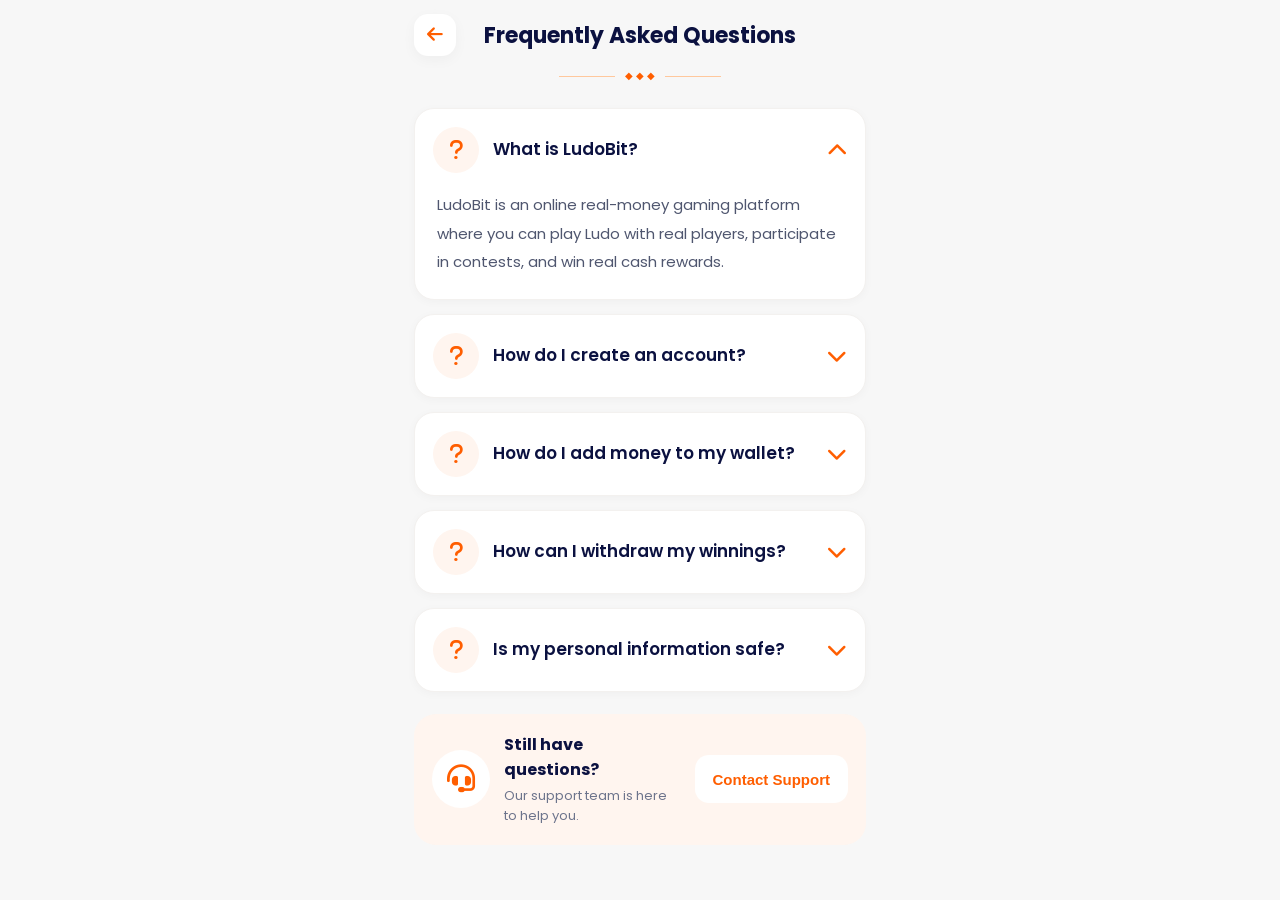
<file: faq.html>
<!DOCTYPE html>
<html lang="en">

<head>
  <meta charset="UTF-8" />
  <meta name="viewport" content="width=device-width, initial-scale=1.0" />

  <title>FAQ</title>

  <link rel="stylesheet"
    href="https://cdnjs.cloudflare.com/ajax/libs/font-awesome/6.5.1/css/all.min.css" />

  <link
    href="https://fonts.googleapis.com/css2?family=Poppins:wght@400;500;600;700;800&display=swap"
    rel="stylesheet" />

  <style>
    * {
      margin: 0;
      padding: 0;
      box-sizing: border-box;
      -webkit-tap-highlight-color: transparent;
    }

    :root {
      --orange: #ff9800;
      --orange-dark: #ff5e00;

      --text: #0b1140;
      --muted: #6f758d;

      --bg: #f7f7f7;
      --card: #ffffff;
    }

    body {
      font-family: 'Poppins', sans-serif;
      background: var(--bg);
      color: var(--text);

      max-width: 480px;
      margin: 0 auto;

      min-height: 100vh;

      padding: 14px;
    }

    /* ====================== */
    /* HEADER */
    /* ====================== */

    .topbar {
      display: flex;
      align-items: center;
      justify-content: space-between;

      margin-bottom: 12px;
    }

    .back-btn {
      width: 42px;
      height: 42px;

      border-radius: 14px;

      background: #fff;

      display: flex;
      align-items: center;
      justify-content: center;

      color: var(--orange-dark);

      font-size: 18px;

      text-decoration: none;

      box-shadow: 0 4px 14px rgba(0, 0, 0, .04);
    }

    .page-title {
      font-size: 22px;
      font-weight: 700;
    }

    .header-space {
      width: 42px;
    }

    /* DIVIDER */

    .divider {
      display: flex;
      align-items: center;
      justify-content: center;

      gap: 10px;

      margin-bottom: 24px;
    }

    .divider::before,
    .divider::after {
      content: '';

      width: 56px;
      height: 1px;

      background: #ffc89d;
    }

    .divider span {
      color: var(--orange-dark);
      font-size: 10px;
    }

    /* ====================== */
    /* FAQ CARD */
    /* ====================== */

    .faq-list {
      display: flex;
      flex-direction: column;

      gap: 14px;
    }

    .faq-item {
      background: var(--card);

      border-radius: 20px;

      overflow: hidden;

      box-shadow: 0 2px 10px rgba(0, 0, 0, .03);

      border: 1px solid #f3f1ef;
    }

    .faq-question {
      min-height: 82px;

      padding: 0 18px;

      display: flex;
      align-items: center;

      gap: 14px;

      cursor: pointer;
    }

    /* ICON */

    .faq-icon {
      width: 46px;
      height: 46px;

      min-width: 46px;

      border-radius: 50%;

      background: #fff5ef;

      display: flex;
      align-items: center;
      justify-content: center;

      color: var(--orange-dark);

      font-size: 22px;
    }

    /* TEXT */

    .faq-title {
      flex: 1;

      font-size: 17px;
      font-weight: 600;

      line-height: 1.5;
    }

    /* ARROW */

    .faq-arrow {
      color: var(--orange-dark);

      font-size: 20px;

      transition: .25s;
    }

    /* ANSWER */

    .faq-answer {
      display: none;

      padding:
        0 22px 22px 22px;
    }

    .faq-answer p {
      color: #4f566f;

      font-size: 15px;

      line-height: 1.9;
    }

    /* ACTIVE */

    .faq-item.active .faq-answer {
      display: block;
    }

    .faq-item.active .faq-arrow {
      transform: rotate(180deg);
    }

    /* ====================== */
    /* SUPPORT BOX */
    /* ====================== */

    .support-box {
      margin-top: 22px;

      background: #fff5ef;

      border-radius: 22px;

      padding: 18px;

      display: flex;
      align-items: center;
      justify-content: space-between;

      gap: 14px;
    }

    .support-left {
      display: flex;
      align-items: center;

      gap: 14px;
    }

    .support-icon {
      width: 58px;
      height: 58px;

      min-width: 58px;

      border-radius: 50%;

      background: #fff;

      color: var(--orange-dark);

      display: flex;
      align-items: center;
      justify-content: center;

      font-size: 28px;
    }

    .support-content h3 {
      font-size: 16px;
      font-weight: 700;

      margin-bottom: 4px;
    }

    .support-content p {
      color: #6d748c;

      font-size: 13px;
      line-height: 1.6;
    }

    /* BUTTON */

    .support-btn {
      height: 48px;

      border: none;

      border-radius: 14px;

      background: #fff;

      padding: 0 18px;

      color: var(--orange-dark);

      font-size: 15px;
      font-weight: 600;

      white-space: nowrap;

      cursor: pointer;
    }

    /* ====================== */
    /* MOBILE */
    /* ====================== */

    @media (max-width:480px) {

      body {
        padding: 10px;
      }

      .page-title {
        font-size: 18px;
      }

      .back-btn {
        width: 36px;
        height: 36px;

        border-radius: 12px;

        font-size: 15px;
      }

      .header-space {
        width: 36px;
      }

      .divider {
        margin-bottom: 16px;
      }

      .divider::before,
      .divider::after {
        width: 42px;
      }

      /* FAQ */

      .faq-item {
        border-radius: 16px;
      }

      .faq-question {
        min-height: 66px;

        padding: 0 12px;

        gap: 10px;
      }

      .faq-icon {
        width: 34px;
        height: 34px;

        min-width: 34px;

        font-size: 16px;
      }

      .faq-title {
        font-size: 13px;
      }

      .faq-arrow {
        font-size: 16px;
      }

      .faq-answer {
        padding:
          0 14px 14px 14px;
      }

      .faq-answer p {
        font-size: 12px;
        line-height: 1.8;
      }

      /* SUPPORT */

      .support-box {
        padding: 14px;

        border-radius: 16px;

        gap: 10px;
      }

      .support-left {
        gap: 10px;
      }

      .support-icon {
        width: 42px;
        height: 42px;

        min-width: 42px;

        font-size: 20px;
      }

      .support-content h3 {
        font-size: 13px;
      }

      .support-content p {
        font-size: 10px;
      }

      .support-btn {
        height: 40px;

        border-radius: 10px;

        padding: 0 12px;

        font-size: 11px;
      }

    }
  </style>
</head>

<body>

  <!-- HEADER -->

  <div class="topbar">

    <a href="./profile.html" class="back-btn">
      <i class="fa-solid fa-arrow-left"></i>
    </a>

    <div class="page-title">
      Frequently Asked Questions
    </div>

    <div class="header-space"></div>

  </div>

  <!-- DIVIDER -->

  <div class="divider">
    <span>◆ ◆ ◆</span>
  </div>

  <!-- FAQ -->

  <div class="faq-list">

    <!-- ITEM -->

    <div class="faq-item active">

      <div class="faq-question">

        <div class="faq-icon">
          <i class="fa-solid fa-question"></i>
        </div>

        <div class="faq-title">
          What is LudoBit?
        </div>

        <i class="fa-solid fa-chevron-down faq-arrow"></i>

      </div>

      <div class="faq-answer">

        <p>
          LudoBit is an online real-money gaming platform where you can
          play Ludo with real players, participate in contests,
          and win real cash rewards.
        </p>

      </div>

    </div>

    <!-- ITEM -->

    <div class="faq-item">

      <div class="faq-question">

        <div class="faq-icon">
          <i class="fa-solid fa-question"></i>
        </div>

        <div class="faq-title">
          How do I create an account?
        </div>

        <i class="fa-solid fa-chevron-down faq-arrow"></i>

      </div>

      <div class="faq-answer">

        <p>
          Simply register using your mobile number or email,
          verify your account, and start playing instantly.
        </p>

      </div>

    </div>

    <!-- ITEM -->

    <div class="faq-item">

      <div class="faq-question">

        <div class="faq-icon">
          <i class="fa-solid fa-question"></i>
        </div>

        <div class="faq-title">
          How do I add money to my wallet?
        </div>

        <i class="fa-solid fa-chevron-down faq-arrow"></i>

      </div>

      <div class="faq-answer">

        <p>
          Go to the Deposit section, choose your preferred payment
          method, and complete the transaction securely.
        </p>

      </div>

    </div>

    <!-- ITEM -->

    <div class="faq-item">

      <div class="faq-question">

        <div class="faq-icon">
          <i class="fa-solid fa-question"></i>
        </div>

        <div class="faq-title">
          How can I withdraw my winnings?
        </div>

        <i class="fa-solid fa-chevron-down faq-arrow"></i>

      </div>

      <div class="faq-answer">

        <p>
          Open the Withdraw page, enter your wallet details,
          and submit your withdrawal request.
        </p>

      </div>

    </div>

    <!-- ITEM -->

    <div class="faq-item">

      <div class="faq-question">

        <div class="faq-icon">
          <i class="fa-solid fa-question"></i>
        </div>

        <div class="faq-title">
          Is my personal information safe?
        </div>

        <i class="fa-solid fa-chevron-down faq-arrow"></i>

      </div>

      <div class="faq-answer">

        <p>
          Yes, all transactions and personal data are encrypted
          and securely protected on our platform.
        </p>

      </div>

    </div>

  </div>

  <!-- SUPPORT -->

  <div class="support-box">

    <div class="support-left">

      <div class="support-icon">
        <i class="fa-solid fa-headset"></i>
      </div>

      <div class="support-content">

        <h3>
          Still have questions?
        </h3>

        <p>
          Our support team is here to help you.
        </p>

      </div>

    </div>

    <button class="support-btn">
      Contact Support
    </button>

  </div>

  <!-- SCRIPT -->

  <script>

    /* FAQ TOGGLE */

    const faqItems =
      document.querySelectorAll(".faq-item");

    faqItems.forEach(function (item) {

      const question =
        item.querySelector(".faq-question");

      question.addEventListener("click", function () {

        if (item.classList.contains("active")) {

          item.classList.remove("active");

        } else {

          faqItems.forEach(function (faq) {

            faq.classList.remove("active");

          });

          item.classList.add("active");

        }

      });

    });

  </script>

</body>

</html>
</file>
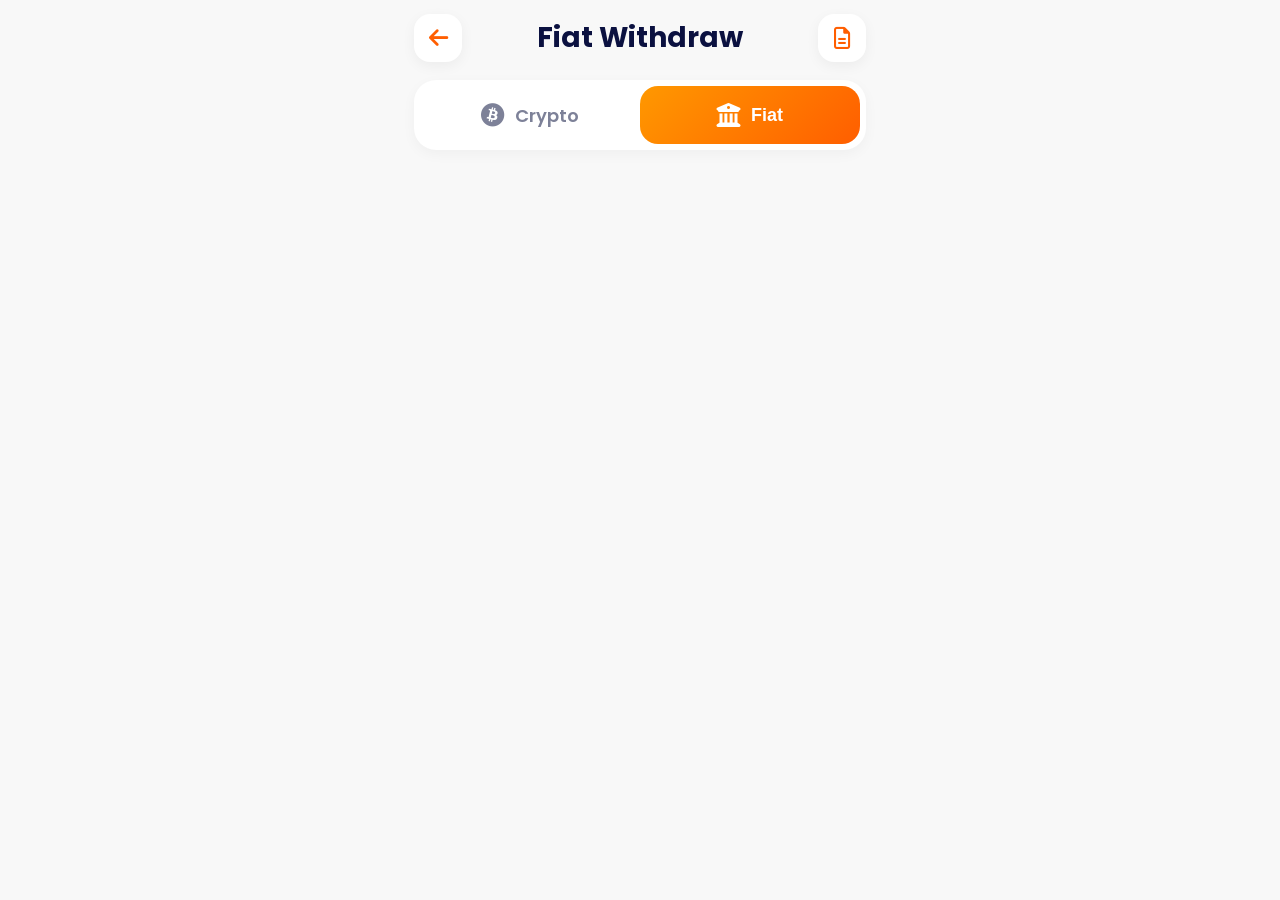
<file: fiat-withdraw.html>
<!DOCTYPE html>
<html lang="en">
<head>
    <meta charset="UTF-8">
    <meta name="viewport" content="width=device-width, initial-scale=1.0">
    <title>Document</title>
    <link href="https://fonts.googleapis.com/css2?family=Poppins:wght@400;500;600;700;800&display=swap" rel="stylesheet">

<link rel="stylesheet"
href="https://cdnjs.cloudflare.com/ajax/libs/font-awesome/6.5.1/css/all.min.css"/>
</head>
<body>
<style>

*{
  margin:0;
  padding:0;
  box-sizing:border-box;
  -webkit-tap-highlight-color:transparent;
}

:root{

  --orange:#ff9800;
  --orange-dark:#ff5e00;
  --text:#0b1140;
  --muted:#70758f;
  --border:#ece7e3;
  --card:#ffffff;
  --bg:#f8f8f8;
  --green:#18c56e;
}

body{
  font-family:'Poppins',sans-serif;
  background:var(--bg);
  color:var(--text);
  max-width:480px;
  margin:0 auto;
  min-height:100vh;
  padding:14px;
}

/* HEADER */

.topbar{
  display:flex;
  align-items:center;
  justify-content:space-between;
  margin-bottom:18px;
}

.icon-btn{
  width:48px;
  height:48px;
  border-radius:16px;
  background:#fff;
  display:flex;
  align-items:center;
  justify-content:center;
  color:var(--orange-dark);
  font-size:22px;
  box-shadow:0 4px 14px rgba(0,0,0,.05);
}

.page-title{
  font-size:28px;
  font-weight:700;
}

/* TABS */

.deposit-tabs{
  background:#fff;
  border-radius:22px;
  padding:6px;
  display:flex;
  margin-bottom:18px;
  box-shadow:0 4px 14px rgba(0,0,0,.04);
}

.deposit-tab{
  flex:1;
  height:58px;
  border:none;
  border-radius:18px;
  background:transparent;
  color:#7d8198;
  font-size:18px;
  font-weight:600;
  display:flex;
  align-items:center;
  justify-content:center;
  gap:10px;
}

.deposit-tab.active{
  background:linear-gradient(
    135deg,
    var(--orange),
    var(--orange-dark)
  );
  color:#fff;
}

.deposit-tab i{
  font-size:24px;
}
@media (max-width:480px){

  body{
    padding:10px;
  }

  .page-title{
    font-size:22px;
  }

  .icon-btn{
    width:42px;
    height:42px;
    border-radius:14px;
    font-size:18px;
  }

  .deposit-tabs{
    border-radius:18px;
  }

  .deposit-tab{
    height:48px;
    font-size:15px;
  }

  .deposit-tab i{
    font-size:18px;
  }
}
/* ========================= */
/* MOBILE OPTIMIZED */
/* ========================= */

@media (max-width:480px){

  body{
    padding:6px;
  }

  /* HEADER */

  .topbar{
    margin-bottom:10px;
  }

  .page-title{
    font-size:18px;
  }

  .icon-btn{
    width:34px;
    height:34px;
    border-radius:10px;
    font-size:14px;
  }

  /* TABS */

  .deposit-tabs{
    padding:4px;
    border-radius:14px;
    margin-bottom:10px;
  }

  .deposit-tab{
    height:40px;
    font-size:12px;
    gap:6px;
    border-radius:10px;
  }

  .deposit-tab i{
    font-size:14px;
  }

  /* BONUS */

  .bonus-strip{
    height:36px;
    font-size:10px;
    padding:0 10px;
    gap:6px;
    margin-bottom:10px;
  }

  .bonus-strip i{
    font-size:12px;
  }

  /* CARD */

  .deposit-card{
    padding:10px;
    border-radius:14px;
    margin-bottom:10px;
  }

  /* GRID */

  .deposit-grid{
    gap:8px;
    margin-bottom:10px;
  }

  /* DROPDOWN */

  .dropdown-selected{
    height:48px;
    border-radius:12px;
    padding:0 10px;
  }

  .dropdown-selected span{
    font-size:11px;
  }

  .dropdown-selected i{
    font-size:11px;
  }

  .selected-left{
    gap:8px;
  }

  .coin-img{
    width:18px;
    height:18px;
  }

  /* OPTIONS */

  .dropdown-options{
    top:54px;
    padding:5px;
    border-radius:12px;
  }

  .dropdown-option{
    height:40px;
    border-radius:10px;
    padding:0 10px;
    gap:8px;
  }

  .dropdown-option span{
    font-size:11px;
  }

  /* INPUT */

  .deposit-input{
    height:48px;
    border-radius:12px;
    padding:0 12px;
    font-size:12px;
    margin-bottom:10px;
  }

  /* BUTTON */

  .deposit-btn{
    height:46px;
    border-radius:12px;
    font-size:13px;
    margin-bottom:10px;
  }

  /* INFO */

  .info-row{
    gap:6px;
    font-size:10px;
    line-height:1.4;
  }

  .info-row i{
    font-size:12px;
    margin-top:1px;
  }

  /* ADDRESS */

  .address-title{
    font-size:12px;
    margin-bottom:10px;
  }

  .address-box{
    gap:8px;
    margin-bottom:10px;
  }

  .qr-box{
    width:74px;
    height:74px;
    border-radius:10px;
    padding:6px;
  }

  .address-copy{
    padding:8px;
    border-radius:10px;
    gap:6px;
  }

  .address-text{
    font-size:10px;
    line-height:1.4;
  }

  .copy-btn{
    font-size:14px;
  }

  /* WARNING */

  .warning-box{
    padding:10px;
    border-radius:12px;
    gap:8px;
  }

  .warning-icon{
    width:24px;
    height:24px;
    font-size:11px;
  }

  .warning-text{
    font-size:10px;
    line-height:1.5;
  }

  /* SECURITY */

  .security-box{
    padding:10px;
    border-radius:14px;
    gap:8px;
  }

  .security-icon{
    width:32px;
    height:32px;
    font-size:14px;
  }

  .security-text{
    font-size:10px;
    line-height:1.5;
  }

  /* TOAST */

  .toast{
    height:36px;
    padding:0 10px;
    border-radius:10px;
    font-size:10px;
    gap:6px;
    bottom:10px;
  }

  .toast i{
    font-size:12px;
  }

}
</style>
<!-- HEADER -->

<div class="topbar">

  <a style="text-decoration: none;" href="deposit.html" class="icon-btn">
    <i class="fa-solid fa-arrow-left"></i>
  </a>

  <div class="page-title">
    Fiat Withdraw
  </div>

  <div class="icon-btn">
    <i class="fa-regular fa-file-lines"></i>
  </div>

</div>

<!-- TABS -->

<div class="deposit-tabs">

    <a style="text-decoration: none;" href="withdraw.html" class="deposit-tab">
    <i class="fa-brands fa-bitcoin"></i>
    Crypto
    </a>
  </a>

  <button class="deposit-tab active">
    <i class="fa-solid fa-building-columns"></i>
    Fiat
  </button>

</div>
    
</body>
<script>

/* FORCE PAGE TOP */

if ('scrollRestoration' in history) {

    history.scrollRestoration = 'manual';

}

window.onload = function () {

    setTimeout(function () {

        window.scrollTo(0, 0);

    }, 0);

};

</script>
</html>
</file>
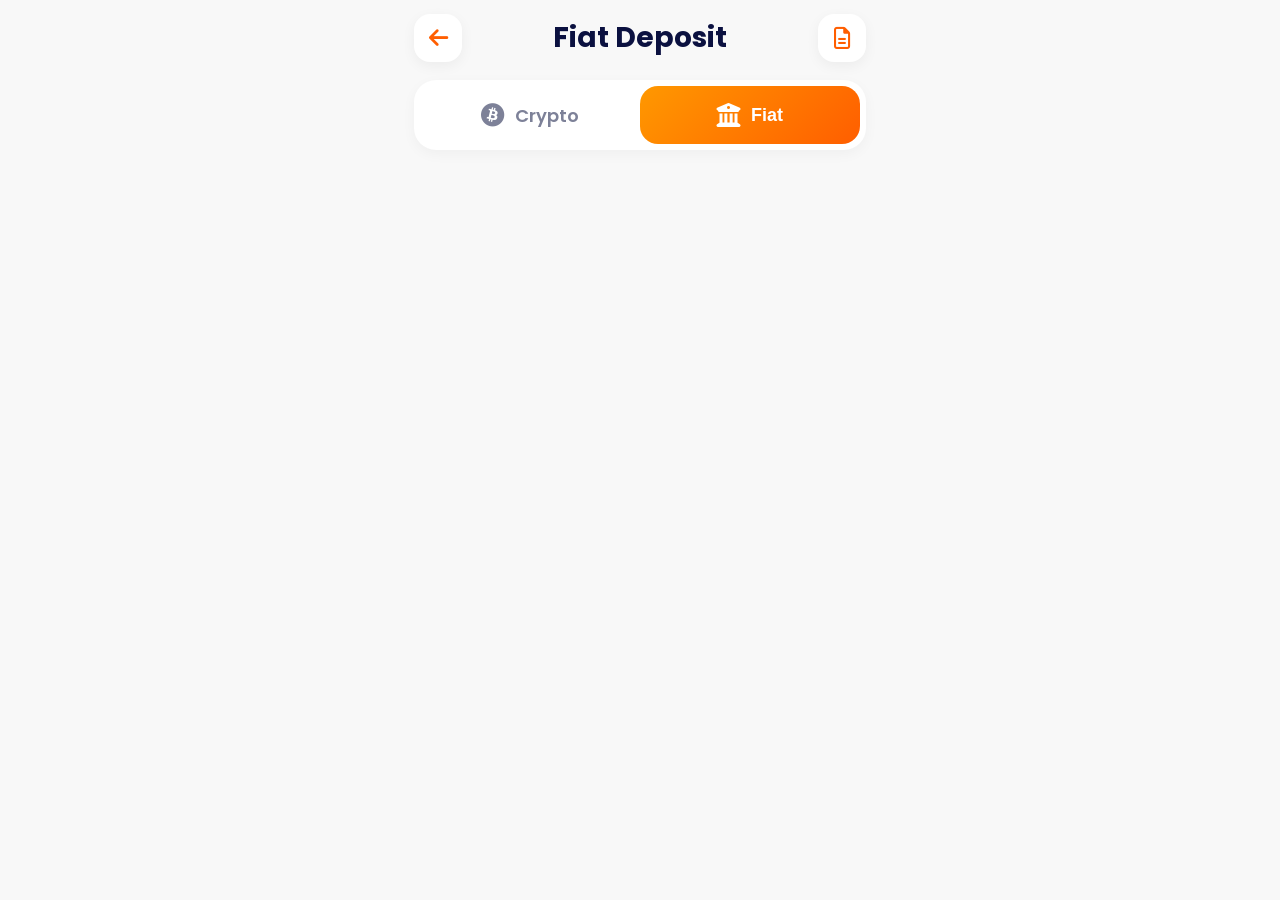
<file: fiat.html>
<!DOCTYPE html>
<html lang="en">
<head>
    <meta charset="UTF-8">
    <meta name="viewport" content="width=device-width, initial-scale=1.0">
    <title>Document</title>
    <link href="https://fonts.googleapis.com/css2?family=Poppins:wght@400;500;600;700;800&display=swap" rel="stylesheet">

<link rel="stylesheet"
href="https://cdnjs.cloudflare.com/ajax/libs/font-awesome/6.5.1/css/all.min.css"/>
</head>
<body>
<style>

*{
  margin:0;
  padding:0;
  box-sizing:border-box;
  -webkit-tap-highlight-color:transparent;
}

:root{

  --orange:#ff9800;
  --orange-dark:#ff5e00;
  --text:#0b1140;
  --muted:#70758f;
  --border:#ece7e3;
  --card:#ffffff;
  --bg:#f8f8f8;
  --green:#18c56e;
}

body{
  font-family:'Poppins',sans-serif;
  background:var(--bg);
  color:var(--text);
  max-width:480px;
  margin:0 auto;
  min-height:100vh;
  padding:14px;
}

/* HEADER */

.topbar{
  display:flex;
  align-items:center;
  justify-content:space-between;
  margin-bottom:18px;
}

.icon-btn{
  width:48px;
  height:48px;
  border-radius:16px;
  background:#fff;
  display:flex;
  align-items:center;
  justify-content:center;
  color:var(--orange-dark);
  font-size:22px;
  box-shadow:0 4px 14px rgba(0,0,0,.05);
}

.page-title{
  font-size:28px;
  font-weight:700;
}

/* TABS */

.deposit-tabs{
  background:#fff;
  border-radius:22px;
  padding:6px;
  display:flex;
  margin-bottom:18px;
  box-shadow:0 4px 14px rgba(0,0,0,.04);
}

.deposit-tab{
  flex:1;
  height:58px;
  border:none;
  border-radius:18px;
  background:transparent;
  color:#7d8198;
  font-size:18px;
  font-weight:600;
  display:flex;
  align-items:center;
  justify-content:center;
  gap:10px;
}

.deposit-tab.active{
  background:linear-gradient(
    135deg,
    var(--orange),
    var(--orange-dark)
  );
  color:#fff;
}

.deposit-tab i{
  font-size:24px;
}
@media (max-width:480px){

  body{
    padding:10px;
  }

  .page-title{
    font-size:22px;
  }

  .icon-btn{
    width:42px;
    height:42px;
    border-radius:14px;
    font-size:18px;
  }

  .deposit-tabs{
    border-radius:18px;
  }

  .deposit-tab{
    height:48px;
    font-size:15px;
  }

  .deposit-tab i{
    font-size:18px;
  }
}
/* ========================= */
/* MOBILE OPTIMIZED */
/* ========================= */

@media (max-width:480px){

  body{
    padding:6px;
  }

  /* HEADER */

  .topbar{
    margin-bottom:10px;
  }

  .page-title{
    font-size:18px;
  }

  .icon-btn{
    width:34px;
    height:34px;
    border-radius:10px;
    font-size:14px;
  }

  /* TABS */

  .deposit-tabs{
    padding:4px;
    border-radius:14px;
    margin-bottom:10px;
  }

  .deposit-tab{
    height:40px;
    font-size:12px;
    gap:6px;
    border-radius:10px;
  }

  .deposit-tab i{
    font-size:14px;
  }

  /* BONUS */

  .bonus-strip{
    height:36px;
    font-size:10px;
    padding:0 10px;
    gap:6px;
    margin-bottom:10px;
  }

  .bonus-strip i{
    font-size:12px;
  }

  /* CARD */

  .deposit-card{
    padding:10px;
    border-radius:14px;
    margin-bottom:10px;
  }

  /* GRID */

  .deposit-grid{
    gap:8px;
    margin-bottom:10px;
  }

  /* DROPDOWN */

  .dropdown-selected{
    height:48px;
    border-radius:12px;
    padding:0 10px;
  }

  .dropdown-selected span{
    font-size:11px;
  }

  .dropdown-selected i{
    font-size:11px;
  }

  .selected-left{
    gap:8px;
  }

  .coin-img{
    width:18px;
    height:18px;
  }

  /* OPTIONS */

  .dropdown-options{
    top:54px;
    padding:5px;
    border-radius:12px;
  }

  .dropdown-option{
    height:40px;
    border-radius:10px;
    padding:0 10px;
    gap:8px;
  }

  .dropdown-option span{
    font-size:11px;
  }

  /* INPUT */

  .deposit-input{
    height:48px;
    border-radius:12px;
    padding:0 12px;
    font-size:12px;
    margin-bottom:10px;
  }

  /* BUTTON */

  .deposit-btn{
    height:46px;
    border-radius:12px;
    font-size:13px;
    margin-bottom:10px;
  }

  /* INFO */

  .info-row{
    gap:6px;
    font-size:10px;
    line-height:1.4;
  }

  .info-row i{
    font-size:12px;
    margin-top:1px;
  }

  /* ADDRESS */

  .address-title{
    font-size:12px;
    margin-bottom:10px;
  }

  .address-box{
    gap:8px;
    margin-bottom:10px;
  }

  .qr-box{
    width:74px;
    height:74px;
    border-radius:10px;
    padding:6px;
  }

  .address-copy{
    padding:8px;
    border-radius:10px;
    gap:6px;
  }

  .address-text{
    font-size:10px;
    line-height:1.4;
  }

  .copy-btn{
    font-size:14px;
  }

  /* WARNING */

  .warning-box{
    padding:10px;
    border-radius:12px;
    gap:8px;
  }

  .warning-icon{
    width:24px;
    height:24px;
    font-size:11px;
  }

  .warning-text{
    font-size:10px;
    line-height:1.5;
  }

  /* SECURITY */

  .security-box{
    padding:10px;
    border-radius:14px;
    gap:8px;
  }

  .security-icon{
    width:32px;
    height:32px;
    font-size:14px;
  }

  .security-text{
    font-size:10px;
    line-height:1.5;
  }

  /* TOAST */

  .toast{
    height:36px;
    padding:0 10px;
    border-radius:10px;
    font-size:10px;
    gap:6px;
    bottom:10px;
  }

  .toast i{
    font-size:12px;
  }

}
</style>
<!-- HEADER -->

<div class="topbar">

  <a style="text-decoration: none;" href="deposit.html" class="icon-btn">
    <i class="fa-solid fa-arrow-left"></i>
  </a>

  <div class="page-title">
    Fiat Deposit
  </div>

  <div class="icon-btn">
    <i class="fa-regular fa-file-lines"></i>
  </div>

</div>

<!-- TABS -->

<div class="deposit-tabs">

    <a style="text-decoration: none;" href="deposit.html" class="deposit-tab">
    <i class="fa-brands fa-bitcoin"></i>
    Crypto
    </a>
  </a>

  <button class="deposit-tab active">
    <i class="fa-solid fa-building-columns"></i>
    Fiat
  </button>

</div>
    
</body>
<script>

/* FORCE PAGE TOP */

if ('scrollRestoration' in history) {

    history.scrollRestoration = 'manual';

}

window.onload = function () {

    setTimeout(function () {

        window.scrollTo(0, 0);

    }, 0);

};

</script>
</html>
</file>
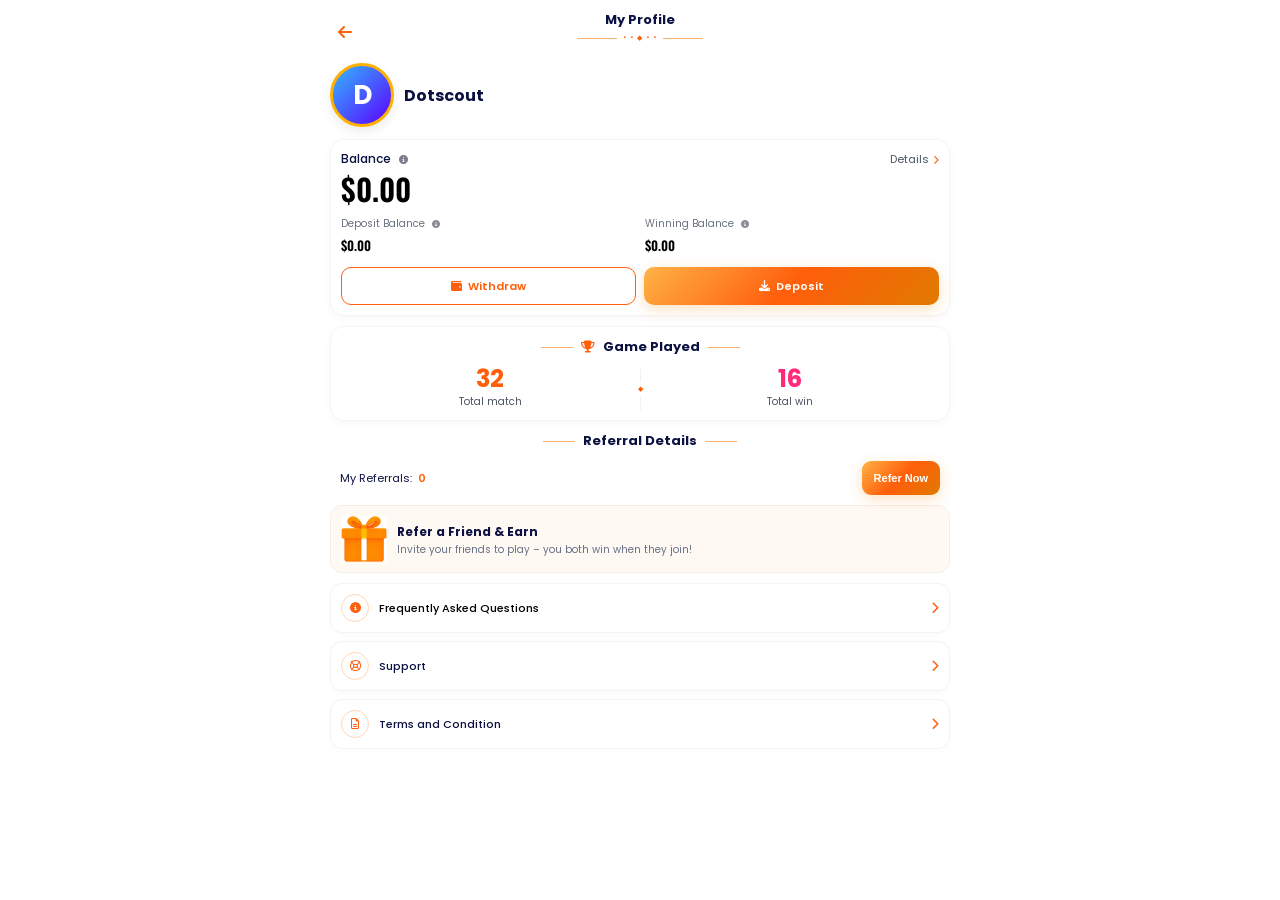
<file: profile.html>
<!DOCTYPE html>
<html lang="en">
<head>
  <meta charset="UTF-8" />
  <meta name="viewport" content="width=device-width, initial-scale=1.0" />
  <title>Profile</title>

  <link href="https://fonts.googleapis.com/css2?family=Poppins:wght@400;500;600;700;800&display=swap" rel="stylesheet">
  <link rel="stylesheet" href="https://cdnjs.cloudflare.com/ajax/libs/font-awesome/6.5.1/css/all.min.css">
  <link rel="preconnect" href="https://fonts.googleapis.com">
<link rel="preconnect" href="https://fonts.gstatic.com" crossorigin>
<link href="https://fonts.googleapis.com/css2?family=Oswald:wght@200..700&display=swap" rel="stylesheet">
  <style>
  *{
  margin:0;
  padding:0;
  box-sizing:border-box;
  -webkit-tap-highlight-color:transparent;
}

:root{
  --orange:#ff5e0b;
  --orange-dark:#E07A00;
  --orange-light:#FFB347;
  --bg:#f8f8fb;
  --card:#ffffff;
  --text:#0b1140;
  --muted:#6b7280;
  --border:#f2f2f2;
}

body{
  font-family:'Poppins',sans-serif;
  background:#fff;
  color:var(--text);
  max-width:640px;
  margin:0 auto;
  padding:10px 10px 16px;
}

.oswald-font{
  font-family: "Oswald", sans-serif;
  font-optical-sizing: auto;
  font-weight: 500;
  font-style: normal;
}

/* TOPBAR */

.topbar{
  display:flex;
  align-items:center;
  justify-content:center;
  position:relative;
  margin-bottom:10px;
}

.back-btn{
  position:absolute;
  left:0;
  width:30px;
  height:30px;
  border-radius:8px;
  display:flex;
  align-items:center;
  justify-content:center;
  color:var(--orange);
  font-size:16px;
}

.page-title{
  font-size:13px;
  font-weight:700;
  text-align:center;
}

.title-divider{
  display:flex;
  align-items:center;
  justify-content:center;
  gap:6px;
  margin-top:3px;
  margin-bottom:10px;
}

.title-divider::before,
.title-divider::after{
  content:'';
  width:40px;
  height:1px;
  background:#f5b16d;
}

.title-divider span{
  color:var(--orange);
  font-size:7px;
  letter-spacing:1px;
}

/* PROFILE */

.profile-head{
  display:flex;
  align-items:center;
  gap:10px;
  margin-bottom:12px;
}

.avatar-wrap{
  position:relative;
}

.avatar{
  width:64px;
  height:64px;
  border-radius:50%;
  background:linear-gradient(135deg,#33b8ff,#5a00ff);
  border:3px solid #ffb000;
  display:flex;
  align-items:center;
  justify-content:center;
  color:#fff;
  font-size:26px;
  font-weight:700;
  box-shadow:0 4px 12px rgba(0,0,0,0.08);
}

.edit-btn{
  position:absolute;
  bottom:0;
  right:0;
  width:22px;
  height:22px;
  border-radius:50%;
  background:linear-gradient(135deg,var(--orange),var(--orange-dark));
  color:#fff;
  display:flex;
  align-items:center;
  justify-content:center;
  border:2px solid #fff;
  font-size:8px;
}

.username{
  font-size:16px;
  font-weight:700;
}

/* CARD */

.card{
  background:var(--card);
  border-radius:14px;
  padding:10px;
  box-shadow:0 2px 8px rgba(0,0,0,0.03);
  border:1px solid #f5f5f5;
  margin-bottom:10px;
}

/* BALANCE */

.balance-top{
  display:flex;
  align-items:center;
  justify-content:space-between;
  margin-bottom:6px;
}

.balance-title{
  font-size:12px;
  display:flex;
  align-items:center;
  gap:4px;
  font-weight:500;
}

.balance-title i{
  color:#7c7c8a;
  font-size:9px;
}

.details{
  color:#4b5563;
  font-size:11px;
  display:flex;
  align-items:center;
  gap:4px;
}

.details i{
  color:var(--orange);
  font-size:9px;
}

.main-balance{
  font-size:30px;
  font-weight:600;
  margin-bottom:12px;
  color:#000;
  line-height:1;
}

.balance-grid{
  display:grid;
  grid-template-columns:1fr 1fr;
  gap:10px;
  margin-bottom:12px;
}

.mini-label{
  font-size:10px;
  color:var(--muted);
  display:flex;
  align-items:center;
  gap:3px;
  margin-bottom:3px;
}

.mini-label i{
  font-size:8px;
}

.mini-amount{
  font-size:13px;
  font-weight:600;
  color:#000;
}

/* BUTTONS */

.action-grid{
  display:grid;
  grid-template-columns:1fr 1fr;
  gap:8px;
}

.btn{
  height:38px;
  border-radius:10px;
  font-size:11px;
  font-weight:600;
  display:flex;
  align-items:center;
  justify-content:center;
  gap:6px;
  cursor:pointer;
}

.btn-outline{
  border:1.5px solid var(--orange);
  color:var(--orange);
  background:#fff;
}

.btn-fill{
  border:none;
  background:linear-gradient(
    135deg,
    var(--orange-light) 0%,
    var(--orange) 50%,
    var(--orange-dark) 100%
  );
  color:#fff;
  box-shadow:0 4px 14px rgba(247,148,29,0.28);
  position:relative;
  overflow:hidden;
}

.refer-btn{
  border:none;
  background:linear-gradient(
    135deg,
    var(--orange-light) 0%,
    var(--orange) 50%,
    var(--orange-dark) 100%
  );
  color:#fff;
  box-shadow:0 4px 14px rgba(247,148,29,0.28);
  position:relative;
  overflow:hidden;
}

.btn-fill::after,
.refer-btn::after{
  content:'';
  position:absolute;
  top:0;
  left:-100%;
  width:60%;
  height:100%;
  background:linear-gradient(
    90deg,
    transparent,
    rgba(255,255,255,0.18),
    transparent
  );
  animation:shimmer 2.5s infinite;
}

@keyframes shimmer{
  0%{
    left:-100%;
  }
  100%{
    left:200%;
  }
}

.btn-fill:active,
.refer-btn:active{
  transform:scale(.97);
  box-shadow:0 2px 8px rgba(247,148,29,0.2);
}

/* SECTION TITLE */

.section-title{
  display:flex;
  align-items:center;
  justify-content:center;
  gap:8px;
  font-size:13px;
  font-weight:700;
  margin-bottom:10px;
}

.section-title::before,
.section-title::after{
  content:'';
  width:32px;
  height:1px;
  background:#f5b16d;
}

.section-title i{
  color:var(--orange);
  font-size:12px;
}

/* STATS */

.stats{
  display:grid;
  grid-template-columns:1fr 1px 1fr;
  align-items:center;
  text-align:center;
}

.divider{
  width:1px;
  height:42px;
  background:#f2f2f2;
  position:relative;
}

.divider::after{
  content:'◆';
  position:absolute;
  left:50%;
  top:50%;
  transform:translate(-50%,-50%);
  color:var(--orange);
  font-size:7px;
  background:#fff;
  padding:2px;
}

.stat-number{
  font-size:24px;
  font-weight:700;
  line-height:1;
  margin-bottom:3px;
}

.orange{
  color:var(--orange);
}

.pink{
  color:#ff2b7a;
}

.stat-label{
  font-size:10px;
  color:#4b5563;
}

/* REFERRAL */

.ref-row{
  display:flex;
  align-items:center;
  justify-content:space-between;
  margin-bottom:10px;
  gap:8px;
}

.ref-text{
  font-size:11px;
}

.ref-text span{
  color:var(--orange);
  font-weight:600;
  margin-left:3px;
}

.refer-btn{
  height:34px;
  padding:0 12px;
  border-radius:9px;
  font-size:11px;
  font-weight:600;
  display:flex;
  align-items:center;
  gap:6px;
  white-space:nowrap;
}

.refer-card{
  background:#fff9f4;
  border-radius:12px;
  padding:10px;
  display:flex;
  align-items:center;
  gap:10px;
  border:1px solid #f7ede5;
}

.gift{
  width:46px;
  height:46px;
  background:#fff;
  display:flex;
  align-items:center;
  justify-content:center;
  font-size:20px;
  flex-shrink:0;
}

.refer-title{
  font-size:12px;
  font-weight:700;
  margin-bottom:2px;
}

.refer-desc{
  color:#667085;
  line-height:1.3;
  font-size:10px;
}

/* MENU */

.menu{
  display:flex;
  flex-direction:column;
  gap:8px;
  margin-top:10px;
}

.menu-item{
  background:#fff;
  border-radius:12px;
  padding:10px;
  display:flex;
  align-items:center;
  justify-content:space-between;
  border:1px solid #f4f4f4;
  box-shadow:0 2px 6px rgba(0,0,0,0.02);
}

.menu-left{
  display:flex;
  align-items:center;
  gap:10px;
}

.menu-icon{
  width:28px;
  height:28px;
  border-radius:50%;
  border:1.5px solid #ffd7bb;
  color:var(--orange);
  display:flex;
  align-items:center;
  justify-content:center;
  font-size:11px;
  flex-shrink:0;
}

.menu-text{
  font-size:11px;
  font-weight:500;
}

.arrow{
  color:var(--orange);
  font-size:12px;
}

/* SMALL DEVICES */

@media (max-width:380px){

  body{
    padding:8px 8px 14px;
  }

  .main-balance{
    font-size:16px;
  }

  .avatar{
    width:58px;
    height:58px;
    font-size:22px;
  }

  .username{
    font-size:15px;
  }

  .gift{
    width:36px;
    height:36px;
    font-size:18px;
  }

  .menu-text{
    font-size:10px;
  }

  .btn{
    font-size:10px;
    height:34px;
  }

}
.info-btn{
  color:#8b8b95;
  font-size:11px;
  cursor:pointer;
  margin-left:4px;
}

.info-btn:active{
  transform:scale(.9);
}
/* POPUP */

.popup-overlay{
  position:fixed;
  inset:0;
  background:rgba(0,0,0,0.45);
  backdrop-filter:blur(4px);
  display:flex;
  align-items:center;
  justify-content:center;
  padding:18px;
  z-index:999;
  opacity:0;
  visibility:hidden;
  transition:.25s;
}

.popup-overlay.active{
  opacity:1;
  visibility:visible;
}

.popup-box{
  width:100%;
  max-width:320px;
  background:#fff;
  border-radius:24px;
  padding:34px 22px 22px;
  text-align:center;
  animation:popupShow .25s ease;
}

.popup-box h2{
  font-size:28px;
  font-weight:700;
  color:#07124d;
  margin-bottom:20px;
  line-height:1.1;
}

.popup-box p{
  font-size:16px;
  line-height:1.7;
  color:#6a6a78;
  margin-bottom:10px;
}

.popup-box button{
  width:100%;
  height:54px;
  border:none;
  border-radius:16px;
  margin-top:26px;
  background:linear-gradient(
    135deg,
    #ff9a3d 0%,
    #ff6b00 100%
  );
  color:#fff;
  font-size:20px;
  font-weight:700;
  cursor:pointer;
}

@keyframes popupShow{

  from{
    transform:scale(.9);
    opacity:0;
  }

  to{
    transform:scale(1);
    opacity:1;
  }

}

/* ========================= */
/* REFERRAL POPUP */
/* ========================= */

.referral-overlay{
  position:fixed;
  inset:0;

  background:rgba(0,0,0,.45);

  backdrop-filter:blur(4px);

  display:flex;
  align-items:center;
  justify-content:center;

  padding:18px;

  z-index:9999;

  opacity:0;
  visibility:hidden;

  transition:.3s;
}

/* SHOW */

.referral-overlay.active{
  opacity:1;
  visibility:visible;
}

/* POPUP */

.referral-popup{
  width:100%;
  max-width:360px;

  background:#fff;

  border-radius:28px;

  padding:26px 20px 22px;

  position:relative;

  animation:popupShow .25s ease;
}

/* CLOSE */

.popup-close{
  position:absolute;
  top:18px;
  right:18px;

  width:38px;
  height:38px;

  border-radius:50%;

  background:#fff6ef;

  display:flex;
  align-items:center;
  justify-content:center;

  color:#ff7a00;

  font-size:18px;

  cursor:pointer;
}

/* GIFT */

.gift-wrap{
  display:flex;
  align-items:center;
  justify-content:center;
  gap:10px;

  margin-bottom:18px;
}

.gift-circle{
  width:90px;
  height:90px;

  border-radius:50%;

  background:#fff4ea;

  display:flex;
  align-items:center;
  justify-content:center;

  font-size:42px;
}

.gift-side{
  color:#f4b000;
  font-size:24px;
}

/* TITLE */

.referral-popup h2{
  text-align:center;

  font-size:24px;
  font-weight:700;

  color:#08103f;

  margin-bottom:10px;
}

/* TEXT */

.referral-popup p{
  text-align:center;

  color:#6f748c;

  font-size:15px;
  line-height:1.7;

  margin-bottom:22px;
}

/* LINK BOX */

.referral-box{
  border:1px solid #f5dac4;

  border-radius:18px;

  background:#fff8f2;

  padding:12px;

  display:flex;
  align-items:center;
  gap:10px;
}

.referral-link{
  flex:1;

  font-size:14px;
  color:#1c2245;

  overflow:hidden;
  text-overflow:ellipsis;
}

/* COPY BUTTON */

.copy-ref-btn{
  height:48px;

  border:none;

  padding:0 18px;

  border-radius:14px;

  background:linear-gradient(
    135deg,
    #ff9800,
    #ff5e00
  );

  color:#fff;

  font-size:15px;
  font-weight:600;

  display:flex;
  align-items:center;
  gap:8px;

  cursor:pointer;

  flex-shrink:0;
}

/* MOBILE */

@media (max-width:480px){

  .referral-popup{
    border-radius:22px;
    padding:22px 16px 18px;
  }

  .popup-close{
    width:34px;
    height:34px;
    font-size:15px;
  }

  .gift-circle{
    width:72px;
    height:72px;
    font-size:34px;
  }

  .referral-popup h2{
    font-size:20px;
  }

  .referral-popup p{
    font-size:13px;
    margin-bottom:18px;
  }

  .referral-box{
    padding:10px;
    border-radius:14px;
  }

  .referral-link{
    font-size:12px;
  }

  .copy-ref-btn{
    height:42px;
    padding:0 14px;
    border-radius:12px;
    font-size:13px;
  }

}
  </style>
</head>

<body>

  <div class="topbar">
    <a style="text-decoration: none;" class="back-btn" href="./index.html">
      <i class="fa-solid fa-arrow-left"></i>
    </a>

    <div>
      <div class="page-title">My Profile</div>

      <div class="title-divider">
        <span>• • ◆ • •</span>
      </div>
    </div>
  </div>

  <div class="profile-head">
    <div class="avatar-wrap">
      <div class="avatar">D</div>

    </div>

    <div class="username">Dotscout</div>
  </div>

  <!-- BALANCE -->
  <div class="card">

    <div class="balance-top">
      <div class="balance-title">
        Balance
        <i class="fa-solid fa-circle-info info-btn"
     onclick="openPopup('balancePopup')"></i>
      </div>

      <a style="text-decoration: none;" href="./deposit-history.html" class="details">
        Details
        <i class="fa-solid fa-chevron-right"></i>
      </a>
    </div>

    <div class="main-balance oswald-font">$0.00</div>

    <div class="balance-grid">

      <div>
        <div class="mini-label">
          Deposit Balance
           <i class="fa-solid fa-circle-info info-btn"
     onclick="openPopup('depositPopup')"></i>
        </div>

        <div class="mini-amount oswald-font">$0.00</div>
      </div>

      <div>
        <div class="mini-label">
          Winning Balance
          <i class="fa-solid fa-circle-info info-btn"
     onclick="openPopup('winningPopup')"></i>
        </div>

        <div class="mini-amount oswald-font">$0.00</div>
      </div>

    </div>

    <div class="action-grid">

      <a style="text-decoration: none;" class="btn btn-outline" href="./withdraw.html">
        <i class="fa-solid fa-wallet"></i>
        Withdraw
      </a>

      <a class="btn btn-fill" href="./deposit.html" style="text-decoration: none; color:white;">
        <i class="fa-solid fa-download"></i>
        Deposit
      </a>

    </div>

  </div>
  <!-- BALANCE POPUP -->
<div class="popup-overlay" id="balancePopup">

  <div class="popup-box">

    <h2>Balance</h2>

    <p>
      Total balance across your
      Deposit and Winning wallets.
    </p>

    <button onclick="closePopup('balancePopup')">
      Got it
    </button>

  </div>

</div>

<!-- DEPOSIT POPUP -->
<div class="popup-overlay" id="depositPopup">

  <div class="popup-box">

    <h2>Deposit Balance</h2>

    <p>
      Includes deposited funds,
      deposit bonuses,
      and referral rewards.
    </p>

    <p>
      Can be used only for playing games.
    </p>

    <button onclick="closePopup('depositPopup')">
      Got it
    </button>

  </div>

</div>

<!-- WINNING POPUP -->
<div class="popup-overlay" id="winningPopup">

  <div class="popup-box">

    <h2>Winning Balance</h2>

    <p>
      Amount earned from your game winnings.
    </p>

    <p>
      Can be used to play again or withdrawn anytime.
    </p>

    <button onclick="closePopup('winningPopup')">
      Got it
    </button>

  </div>

</div>

  <!-- GAME -->
  <div class="card">

    <div class="section-title">
      <i class="fa-solid fa-trophy"></i>
      Game Played
    </div>

    <div class="stats">

      <div>
        <div class="stat-number orange">32</div>
        <div class="stat-label">Total match</div>
      </div>

      <div class="divider"></div>

      <div>
        <div class="stat-number pink">16</div>
        <div class="stat-label">Total win</div>
      </div>

    </div>

  </div>

  <!-- REFERRAL -->
  <div class="section-title">
    Referral Details
  </div>

  <div style="padding-left: 10px; padding-right: 10px;" class="ref-row">

    <div class="ref-text">
      My Referrals:
      <span>0</span>
    </div>

    <!-- REFER BUTTON -->

<button class="refer-btn" id="openReferralPopup">
  Refer Now
</button>

<!-- ========================= -->
<!-- REFERRAL POPUP -->
<!-- ========================= -->

<div class="referral-overlay" id="referralPopup">

  <div class="referral-popup">

    <!-- CLOSE -->

    <div class="popup-close" id="closeReferralPopup">
      <i class="fa-solid fa-xmark"></i>
    </div>

    <!-- TOP ICON -->

    <div class="gift-wrap">

      <div class="gift-side left">
        ✦
      </div>

      <div class="gift-circle">
        🎁
      </div>

      <div class="gift-side right">
        ✦
      </div>

    </div>

    <!-- TITLE -->

    <h2>
      Your Referral Link
    </h2>

    <!-- DESC -->

    <p>
      Share your link with friends and earn
      rewards when they join!
    </p>

    <!-- LINK BOX -->

    <div class="referral-box">

      <div
      class="referral-link"
      id="referralText">

        https://dotscout.com/ref/18536712

      </div>

      <button
      class="copy-ref-btn"
      id="copyReferralBtn">

        <i class="fa-regular fa-copy"></i>

        Copy

      </button>

    </div>

  </div>

</div>

  </div>

  <div class="refer-card">

    <img src="./assets/refer-gift.png" alt="Gift Icon" class="gift"/>

    <div>
      <div class="refer-title">
        Refer a Friend & Earn
      </div>

      <div class="refer-desc">
        Invite your friends to play – you both win when they join!
      </div>
    </div>

  </div>

  <!-- MENU -->
  <div class="menu">

    <a style="text-decoration: none; color:black" href="./faq.html" class="menu-item">
      <div class="menu-left">
        <div class="menu-icon">
          <i class="fa-solid fa-circle-info"></i>
        </div>

        <div class="menu-text">
          Frequently Asked Questions
        </div>
      </div>

      <div class="arrow">
        <i class="fa-solid fa-chevron-right"></i>
      </div>
    </a>

    <div class="menu-item">
      <div class="menu-left">
        <div class="menu-icon">
          <i class="fa-regular fa-life-ring"></i>
        </div>

        <div class="menu-text">
          Support
        </div>
      </div>

      <div class="arrow">
        <i class="fa-solid fa-chevron-right"></i>
      </div>
    </div>

    <div class="menu-item">
      <div class="menu-left">
        <div class="menu-icon">
          <i class="fa-regular fa-file-lines"></i>
        </div>

        <div class="menu-text">
          Terms and Condition
        </div>
      </div>

      <div class="arrow">
        <i class="fa-solid fa-chevron-right"></i>
      </div>
    </div>

  </div>
<script>

function openPopup(id){
  document.getElementById(id).classList.add("active");
}

function closePopup(id){
  document.getElementById(id).classList.remove("active");
}

/* CLOSE WHEN CLICKING OUTSIDE */

document.querySelectorAll(".popup-overlay").forEach(function(overlay){

  overlay.addEventListener("click", function(e){

    /* if clicked on dark overlay only */
    if(e.target === overlay){
      overlay.classList.remove("active");
    }

  });

});


/* ========================= */
/* REFERRAL POPUP */
/* ========================= */

const referralPopup =
document.getElementById("referralPopup");

const openReferralPopup =
document.getElementById("openReferralPopup");

const closeReferralPopup =
document.getElementById("closeReferralPopup");

/* OPEN */

openReferralPopup.addEventListener(
  "click",
  function(){

    referralPopup.classList.add("active");

  }
);

/* CLOSE BUTTON */

closeReferralPopup.addEventListener(
  "click",
  function(){

    referralPopup.classList.remove("active");

  }
);

/* CLOSE OUTSIDE */

referralPopup.addEventListener(
  "click",
  function(e){

    if(e.target === referralPopup){

      referralPopup.classList.remove("active");

    }

  }
);

/* COPY */

const copyReferralBtn =
document.getElementById("copyReferralBtn");

const referralText =
document.getElementById("referralText");

copyReferralBtn.addEventListener(
  "click",
  async function(){

    await navigator.clipboard.writeText(
      referralText.innerText
    );

    copyReferralBtn.innerHTML =
    '<i class="fa-solid fa-check"></i> Copied';

    setTimeout(function(){

      copyReferralBtn.innerHTML =
      '<i class="fa-regular fa-copy"></i> Copy';

    }, 1800);

  }
);

</script>
<script>

/* FORCE PAGE TOP */

if ('scrollRestoration' in history) {

    history.scrollRestoration = 'manual';

}

window.onload = function () {

    setTimeout(function () {

        window.scrollTo(0, 0);

    }, 0);

};

</script>
</body>
</html>
</file>
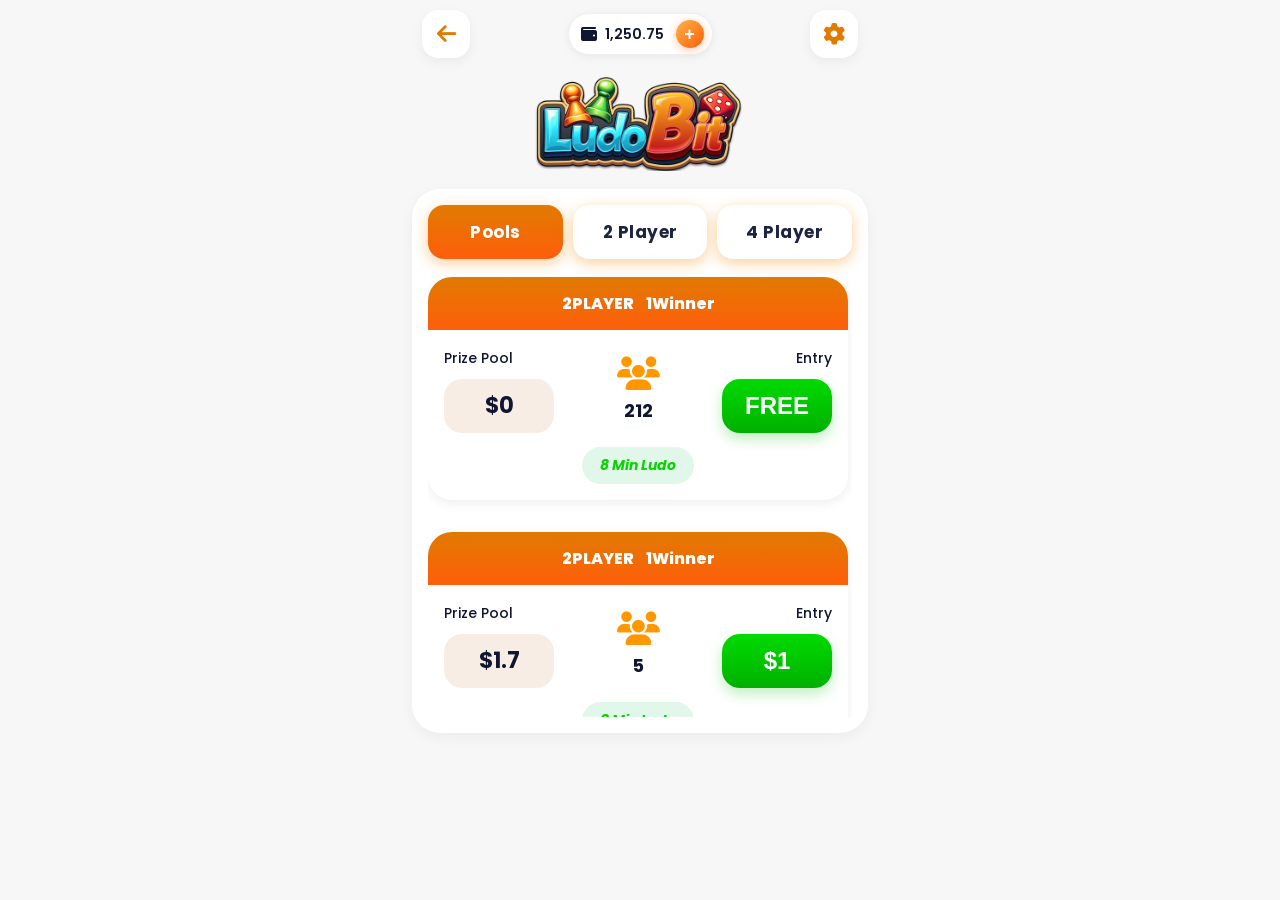
<file: start.html>
<!DOCTYPE html>
<html lang="en">
<head>
<meta charset="UTF-8" />
<meta name="viewport" content="width=device-width, initial-scale=1.0" />

<title>LudoBit Start Game</title>

<link href="https://fonts.googleapis.com/css2?family=Poppins:wght@400;500;600;700;800&display=swap" rel="stylesheet">

<link rel="stylesheet"
href="https://cdnjs.cloudflare.com/ajax/libs/font-awesome/6.5.1/css/all.min.css"/>

<style>

*{
  margin:0;
  padding:0;
  box-sizing:border-box;
  -webkit-tap-highlight-color:transparent;
}

:root{
  --orange: #ff5e0b;
--orange-dark: #E07A00;
--orange-lightt: #FFB347;
  --green:#09d300;
  --text:#101531;
  --muted:#6b7280;
  --card:#ffffff;
  --bg:#f7f7f7;
}

body{
  font-family:'Poppins',sans-serif;
  background:var(--bg);
  color:var(--text);
  max-width:480px;
  margin:0 auto;
  min-height:100vh;
  padding:10px 12px 20px;
}

/* TOPBAR */

.topbar{
  display:flex;
  align-items:center;
  justify-content:space-between;
  margin-bottom:18px;
}

.icon-btn{
  width:48px;
  height:48px;
  border-radius:16px;
  background:#fff;
  box-shadow:0 4px 12px rgba(0,0,0,0.06);
  display:flex;
  align-items:center;
  justify-content:center;
  color:var(--orange-dark);
  font-size:22px;
}

.wallet{
  height:48px;
  background:#fff;
  border-radius:18px;
  padding:0 16px;
  display:flex;
  align-items:center;
  gap:12px;
  box-shadow:0 4px 12px rgba(0,0,0,0.06);
}

.wallet img{
  width:28px;
}

.wallet-balance{
  font-size:18px;
  font-weight:700;
}

.wallet-add{
  color:var(--orange-dark);
  font-size:24px;
  margin-left:4px;
}

/* LOGO */

.logo-wrap{
  display:flex;
  align-items:center;
  justify-content:center;
  position:relative;
  margin-bottom:18px;
}

.logo{
  width:220px;
}

.signal{
  position:absolute;
  right:0;
  top:10px;
  text-align:center;
}

.signal i{
  font-size:42px;
  color:#2ba7ff;
}

.signal p{
  color:#0ab800;
  font-size:14px;
  font-weight:700;
}

/* GAME CONTAINER */

.game-box{
  background:#fff;
  border-radius:28px;
  padding:16px;
  box-shadow:0 4px 14px rgba(0,0,0,0.05);
}

/* TABS */

.tabs{
  display:flex;
  gap:10px;
  margin-bottom:18px;
}

.tab{
  flex:1;
  height:54px;
  border-radius:16px;
  border:none;
  background:#fff;
  color:#1d2440;
  font-size:17px;
  font-weight:700;
  box-shadow:0 3px 10px rgba(0,0,0,0.06);
}

.tab.active{
  background:linear-gradient(
    180deg,
    #E07A00,
    #ff5e0b
  );
  color:#fff;
}

/* MATCH CARD */

.match-card{
  background:#fff;
  border-radius:24px;
  overflow:hidden;
  margin-bottom:18px;
  box-shadow:0 3px 12px rgba(0,0,0,0.07);
}

/* CARD HEADER */

.match-header{
  background:linear-gradient(
    180deg,
    #E07A00,
    #ff5e0b
  );
  color:#fff;
  text-align:center;
  padding:14px 10px;
  font-size:16px;
  font-weight:800;
}

/* BODY */

.match-body{
  padding:18px 16px 16px;
}

.match-grid{
  display:grid;
  grid-template-columns:1fr auto 1fr;
  align-items:center;
  gap:12px;
}

/* PRIZE */

.label{
  font-size:14px;
  font-weight:500;
  margin-bottom:10px;
}

.prize-box{
  width:110px;
  height:54px;
  border-radius:18px;
  background:#f8ede4;
  display:flex;
  align-items:center;
  justify-content:center;
  font-size:22px;
  font-weight:700;
}

/* PLAYER */

.player-box{
  text-align:center;
}

.player-box i{
  color:#ff9800;
  font-size:34px;
  margin-bottom:6px;
}

.player-count{
  font-size:18px;
  font-weight:700;
}

/* ENTRY */

.entry-box{
  text-align:right;
}

.entry-btn{
  width:110px;
  height:54px;
  border:none;
  border-radius:18px;
  background:linear-gradient(
    180deg,
    #00db00,
    #00b000
  );
  color:#fff;
  font-size:24px;
  font-weight:800;
  box-shadow:0 6px 14px rgba(0,190,0,.25);
}

/* FOOTER */

.match-footer{
  margin-top:14px;
  display:flex;
  justify-content:center;
}

.time-pill{
  background:#fff5eb;
  color:#ff9800;
  padding:8px 18px;
  border-radius:999px;
  font-size:14px;
  font-weight:700;
  font-style:italic;
}

/* EXTRA SMALL MOBILE UI */

@media (max-width:480px){

  body{
    padding:6px;
  }

  /* TOPBAR */

  .topbar{
    margin-bottom:10px;
  }

  .icon-btn{
    width:36px;
    height:36px;
    font-size:15px;
    border-radius:12px;
  }

  .wallet{
    height:36px;
    padding:0 10px;
    gap:6px;
    border-radius:12px;
  }

  .wallet img{
    width:18px;
  }

  .wallet-balance{
    font-size:12px;
  }

  .wallet-add{
    font-size:14px;
  }

  /* LOGO */

  .logo-wrap{
    margin-bottom:10px;
  }

  .logo{
    width:140px;
  }

  .signal{
    top:0;
  }

  .signal i{
    font-size:24px;
  }

  .signal p{
    font-size:9px;
  }

  /* GAME BOX */

  .game-box{
    padding:10px;
    padding-top:22px;
    padding-bottom:22px;
    border-radius:18px;
  }

  /* TABS */

  .tabs{
    gap:6px;
    margin-bottom:22px;
  }

  .tab{
    height:45px;
    font-size:11px;
    border-radius:10px;
  }

  /* MATCH CARD */

  .match-card{
    border-radius:14px;
    margin-bottom:10px;
  }

  .match-header{
    font-size:13px;
    padding:15px 6px;
  }

  .match-body{
    padding:10px;
  }

  .match-grid{
    gap:6px;
  }

  /* LABEL */

  .label{
    font-size:9px;
    margin-bottom:4px;
  }

  /* PRIZE */

  .prize-box{
    width:68px;
    height:42px;
    border-radius:12px;
    font-size:15px;
  }

  /* PLAYER */

  .player-box i{
    font-size:18px;
    margin-bottom:2px;
  }

  .player-count{
    font-size:11px;
  }

  /* ENTRY */

  .entry-btn{
    width:68px;
    height:42px;
    border-radius:12px;
    font-size:15px;
  }

  /* FOOTER */

  .match-footer{
    margin-top:8px;
  }

  .time-pill{
    padding:5px 12px;
    font-size:9px;
    border-radius:999px;
  }

}
/* ========================= */
/* SETTINGS POPUP */
/* ========================= */

.settings-overlay{
  position:fixed;
  inset:0;

  background:rgba(0,0,0,.45);

  backdrop-filter:blur(4px);

  display:flex;
  align-items:center;
  justify-content:center;

  padding:18px;

  z-index:9999;

  opacity:0;
  visibility:hidden;

  transition:.25s;
}

.settings-overlay.active{
  opacity:1;
  visibility:visible;
}

/* POPUP */

.settings-popup{
  width:100%;
  max-width:360px;

  background:#fff;

  border-radius:28px;

  padding:24px 18px 20px;

  position:relative;

  animation:popupScale .22s ease;
}

/* CLOSE */

.settings-close{
  position:absolute;
  top:16px;
  right:16px;

  width:38px;
  height:38px;

  border:none;

  border-radius:50%;

  background:#fff6ef;

  color:#ff7a00;

  font-size:18px;

  display:flex;
  align-items:center;
  justify-content:center;

  cursor:pointer;
}

/* TITLE */

.settings-popup h2{
  text-align:center;

  font-size:26px;
  font-weight:700;

  color:#08103f;

  margin-bottom:10px;
}

/* DIVIDER */

.settings-divider{
  display:flex;
  align-items:center;
  justify-content:center;

  gap:10px;

  margin-bottom:22px;
}

.settings-divider::before,
.settings-divider::after{
  content:'';

  width:50px;
  height:1px;

  background:#ffd0a4;
}

.settings-divider span{
  color:#ff8c00;
  font-size:10px;
}

/* ITEM */

.settings-item{
  height:84px;

  border:1px solid #f1efee;

  border-radius:20px;

  padding:0 18px;

  display:flex;
  align-items:center;
  justify-content:space-between;

  margin-bottom:14px;
}

.settings-left{
  display:flex;
  align-items:center;
  gap:16px;
}

.settings-icon{
  color:#ff7a00;
  font-size:30px;
}

.settings-label{
  font-size:18px;
  font-weight:500;

  color:#101531;
}

/* SWITCH */

.switch{
  position:relative;
  display:inline-block;

  width:70px;
  height:38px;
}

.switch input{
  opacity:0;
  width:0;
  height:0;
}

.slider{
  position:absolute;
  inset:0;

  background:#ddd;

  border-radius:999px;

  transition:.3s;

  cursor:pointer;
}

.slider::before{
  content:'';

  position:absolute;

  width:30px;
  height:30px;

  left:4px;
  top:4px;

  background:#fff;

  border-radius:50%;

  transition:.3s;
}

.switch input:checked + .slider{
  background:linear-gradient(
    135deg,
    #ff9800,
    #ff5e00
  );
}

.switch input:checked + .slider::before{
  transform:translateX(32px);
}

/* MOBILE */

@media (max-width:480px){

  .settings-popup{
    border-radius:22px;
    padding:22px 16px 18px;
  }

  .settings-popup h2{
    font-size:22px;
  }

  .settings-item{
    height:72px;
    border-radius:16px;
    padding:0 14px;
  }

  .settings-icon{
    font-size:24px;
  }

  .settings-label{
    font-size:15px;
  }

  .switch{
    width:62px;
    height:34px;
  }

  .slider::before{
    width:26px;
    height:26px;
  }

  .switch input:checked + .slider::before{
    transform:translateX(28px);
  }

}
/* ========================= */
/* MATCH SWIPER */
/* ========================= */

.match-swiper{
  display:flex;
  gap:14px;

  overflow-x:auto;
  overflow-y:auto;

  scroll-snap-type:x mandatory;

  max-height:540px;

  padding-bottom:8px;
  padding-right:4px;

  scrollbar-width:none;
}

/* HIDE SCROLLBAR */

.match-swiper::-webkit-scrollbar{
  display:none;
}

/* SLIDE */

.match-slide{
  min-width:88%;
  flex-shrink:0;

  scroll-snap-align:center;
}

/* MOBILE */

@media (max-width:480px){

  .match-swiper{
    max-height:420px;
  }

  .match-slide{
    min-width:92%;
  }

}

.match-swiper{
  display:flex;
  flex-direction:column;

  gap:14px;

  overflow-y:auto;
  max-height:440px;

  padding-right:4px;

  scrollbar-width:none;
}

.match-swiper::-webkit-scrollbar{
  display:none;
}
.btn-style {
    display: block;
    background: linear-gradient(135deg, var(--orange-light) 0%, var(--orange) 50%, var(--orange-dark) 100%);
    font-family: 'Poppins', sans-serif;
    cursor: pointer;
    letter-spacing: 0.5px;
    box-shadow: 0 4px 14px rgba(247, 148, 29, 0.45);
    transition: transform 0.15s, box-shadow 0.15s;
    position: relative;
    overflow: hidden;
  }

  .btn-style::after {
    content: '';
    position: absolute;
    top: 0;
    left: -100%;
    width: 60%;
    height: 100%;
    background: linear-gradient(90deg, transparent, rgba(255, 255, 255, 0.2), transparent);
    animation: shimmer 2.5s infinite;
  }

  @keyframes shimmer {
    0% {
      left: -100%;
    }

    100% {
      left: 200%;
    }
  }

.header-actions {
    display: flex;
    align-items: center;
    gap: clamp(6px, 2vw, 10px);
    flex-shrink: 0;
    min-width: 0;
  }

  .wallet-pill {
    display: flex;
    align-items: center;
    gap: clamp(4px, 1.5vw, 8px);
    background: #fff;
    border: 1px solid #f0f0f0;
    border-radius: 999px;
    padding: clamp(4px, 1.2vw, 6px) clamp(5px, 1.5vw, 8px) clamp(4px, 1.2vw, 6px) clamp(8px, 2.5vw, 12px);
    box-shadow: 0 2px 10px rgba(0, 0, 0, 0.06);
    min-width: 0;
  }

  .wallet-pill i {
    font-size: clamp(13px, 3.8vw, 16px);
    color: var(--text);
    flex-shrink: 0;
  }

  .wallet-balance {
    font-size: clamp(11px, 3.2vw, 14px);
    font-weight: 600;
    color: var(--text);
    white-space: nowrap;
    min-width: 0;
    overflow: hidden;
    text-overflow: ellipsis;
  }

  .wallet-add {
    width: clamp(24px, 7vw, 28px);
    height: clamp(24px, 7vw, 28px);
    flex-shrink: 0;
    border: none;
    border-radius: 50%;
    background: linear-gradient(135deg, var(--orange-lightt), var(--orange));
    color: #fff;
    font-size: clamp(15px, 4.2vw, 18px);
    font-weight: 700;
    line-height: 1;
    cursor: pointer;
    display: flex;
    align-items: center;
    justify-content: center;
    box-shadow: 0 2px 8px rgba(255, 94, 11, 0.35);
  }

  .wallet-add:active {
    transform: scale(0.95);
  }

</style>
</head>
<!-- ========================= -->
<!-- SETTINGS POPUP -->
<!-- ========================= -->

<div class="settings-overlay" id="settingsPopup">

  <div class="settings-popup">

    <!-- CLOSE -->

    <button class="settings-close" id="closeSettingsPopup">
      <i class="fa-solid fa-xmark"></i>
    </button>

    <!-- TITLE -->

    <h2>
      Settings
    </h2>

    <!-- DIVIDER -->

    <div class="settings-divider">
      <span>◆</span>
    </div>

    <!-- ITEM -->

    <div class="settings-item">

      <div class="settings-left">

        <div class="settings-icon">
          <i class="fa-solid fa-volume-high"></i>
        </div>

        <div class="settings-label">
          Sound
        </div>

      </div>

      <!-- TOGGLE -->

      <label class="switch">

        <input type="checkbox" checked>

        <span class="slider"></span>

      </label>

    </div>

    <!-- ITEM -->

    <div class="settings-item">

      <div class="settings-left">

        <div class="settings-icon">
          <i class="fa-solid fa-music"></i>
        </div>

        <div class="settings-label">
          Music
        </div>

      </div>

      <!-- TOGGLE -->

      <label class="switch">

        <input type="checkbox" checked>

        <span class="slider"></span>

      </label>

    </div>

  </div>

</div>
<body>

<!-- TOPBAR -->

<div class="topbar">

  <a style="text-decoration: none; margin-left: 10px;" href="./index.html" class="icon-btn">
    <i class="fa-solid fa-arrow-left"></i>
  </a>

  <a style="text-decoration: none;" class="profile-wrap" href="./profile.html">
  <div class="header-actions">
    <div class="wallet-pill">
      <i class="fa-solid fa-wallet"></i>
      <span class="wallet-balance">1,250.75</span>
      <button type="button" class="wallet-add" aria-label="Add funds">+</button>
    </div>
    
  </div>
      </a>

  <div id="openSettingsPopup" class="icon-btn" style="margin-right: 10px;">
    <i class="fa-solid fa-gear"></i>
  </div>

</div>

<!-- LOGO -->

<div class="logo-wrap">

  <img src="./assets/Ludo-Game.png" class="logo">


</div>

<!-- GAME -->

<div class="game-box">

  <!-- TABS -->

  <div class="tabs">

    <button class="tab active btn-style" data-type="all">
      Pools
    </button>

    <button class="tab btn-style" data-type="2player">
      2 Player
    </button>

    <button class="tab btn-style" data-type="4player">
      4 Player
    </button>

  </div>

 <!-- SWIPER -->

<div class="match-swiper">

  <!-- CARD 1 -->

  <div class="match-slide" data-match="2player">

    <div class="match-card">

      <div class="match-header">
        2PLAYER &nbsp;&nbsp; 1Winner
      </div>

      <div class="match-body">

        <div class="match-grid">

          <div>
            <div class="label">Prize Pool</div>

            <div class="prize-box">
              $0
            </div>
          </div>

          <div class="player-box">
            <i class="fa-solid fa-users"></i>

            <div class="player-count">
              212
            </div>
          </div>

          <div class="entry-box">

            <div class="label">Entry</div>

            <button class="entry-btn">
              FREE
            </button>

          </div>

        </div>

        <div class="match-footer">

          <div class="time-pill" style="background:#e0f7e9; color:#09d300;">
            8 Min Ludo
          </div>

        </div>

      </div>

    </div>

  </div>

  <!-- CARD 2 -->

  <div class="match-slide" data-match="2player">

    <div class="match-card">

      <div class="match-header">
        2PLAYER &nbsp;&nbsp; 1Winner
      </div>

      <div class="match-body">

        <div class="match-grid">

          <div>
            <div class="label">Prize Pool</div>

            <div class="prize-box">
              $1.7
            </div>
          </div>

          <div class="player-box">
            <i class="fa-solid fa-users"></i>

            <div class="player-count">
              5
            </div>
          </div>

          <div class="entry-box">

            <div class="label">Entry</div>

            <button class="entry-btn">
              $1
            </button>

          </div>

        </div>

        <div class="match-footer">

          <div class="time-pill" style="background:#e0f7e9; color:#09d300;">
            8 Min Ludo
          </div>

        </div>

      </div>

    </div>

  </div>

  <!-- CARD 3 -->

  <div class="match-slide" data-match="4player">

    <div class="match-card">

      <div class="match-header">
        4PLAYER &nbsp;&nbsp; 1Winner
      </div>

      <div class="match-body">

        <div class="match-grid">

          <div>
            <div class="label">Prize Pool</div>

            <div class="prize-box">
              $8.5
            </div>
          </div>

          <div class="player-box">
            <i class="fa-solid fa-users"></i>

            <div class="player-count">
              2
            </div>
          </div>

          <div class="entry-box">

            <div class="label">Entry</div>

            <button class="entry-btn">
              $5
            </button>

          </div>

        </div>

        <div class="match-footer">

          <div class="time-pill" style="background:#e0f7e9; color:#09d300;">
            8 Min Ludo
          </div>

        </div>

      </div>

    </div>

  </div>

</div>

</div>
</body>
<script>

/* ========================= */
/* SETTINGS POPUP */
/* ========================= */

const settingsPopup =
document.getElementById("settingsPopup");

document
.getElementById("openSettingsPopup")
.addEventListener("click", function(){

  settingsPopup.classList.add("active");

});

/* CLOSE BUTTON */

document
.getElementById("closeSettingsPopup")
.addEventListener("click", function(){

  settingsPopup.classList.remove("active");

});

/* CLOSE OUTSIDE */

settingsPopup.addEventListener("click", function(e){

  if(e.target === settingsPopup){

    settingsPopup.classList.remove("active");

  }

});

/* ========================= */
/* GAME TABS */
/* ========================= */

const tabs =
document.querySelectorAll(".tab");

const matchSlides =
document.querySelectorAll(".match-slide");

tabs.forEach(function(tab){

  tab.addEventListener("click", function(){

    /* REMOVE ACTIVE */

    tabs.forEach(function(item){

      item.classList.remove("active");

    });

    /* ADD ACTIVE */

    this.classList.add("active");

    /* FILTER */

    const type =
    this.getAttribute("data-type");

    matchSlides.forEach(function(slide){

      const match =
      slide.getAttribute("data-match");

      if(type === "all"){

        slide.style.display = "block";

      }else if(match === type){

        slide.style.display = "block";

      }else{

        slide.style.display = "none";

      }

    });

  });

});
</script>
<script>

/* FORCE PAGE TOP */

if ('scrollRestoration' in history) {

    history.scrollRestoration = 'manual';

}

window.onload = function () {

    setTimeout(function () {

        window.scrollTo(0, 0);

    }, 0);

};

</script>

</html>
</file>
